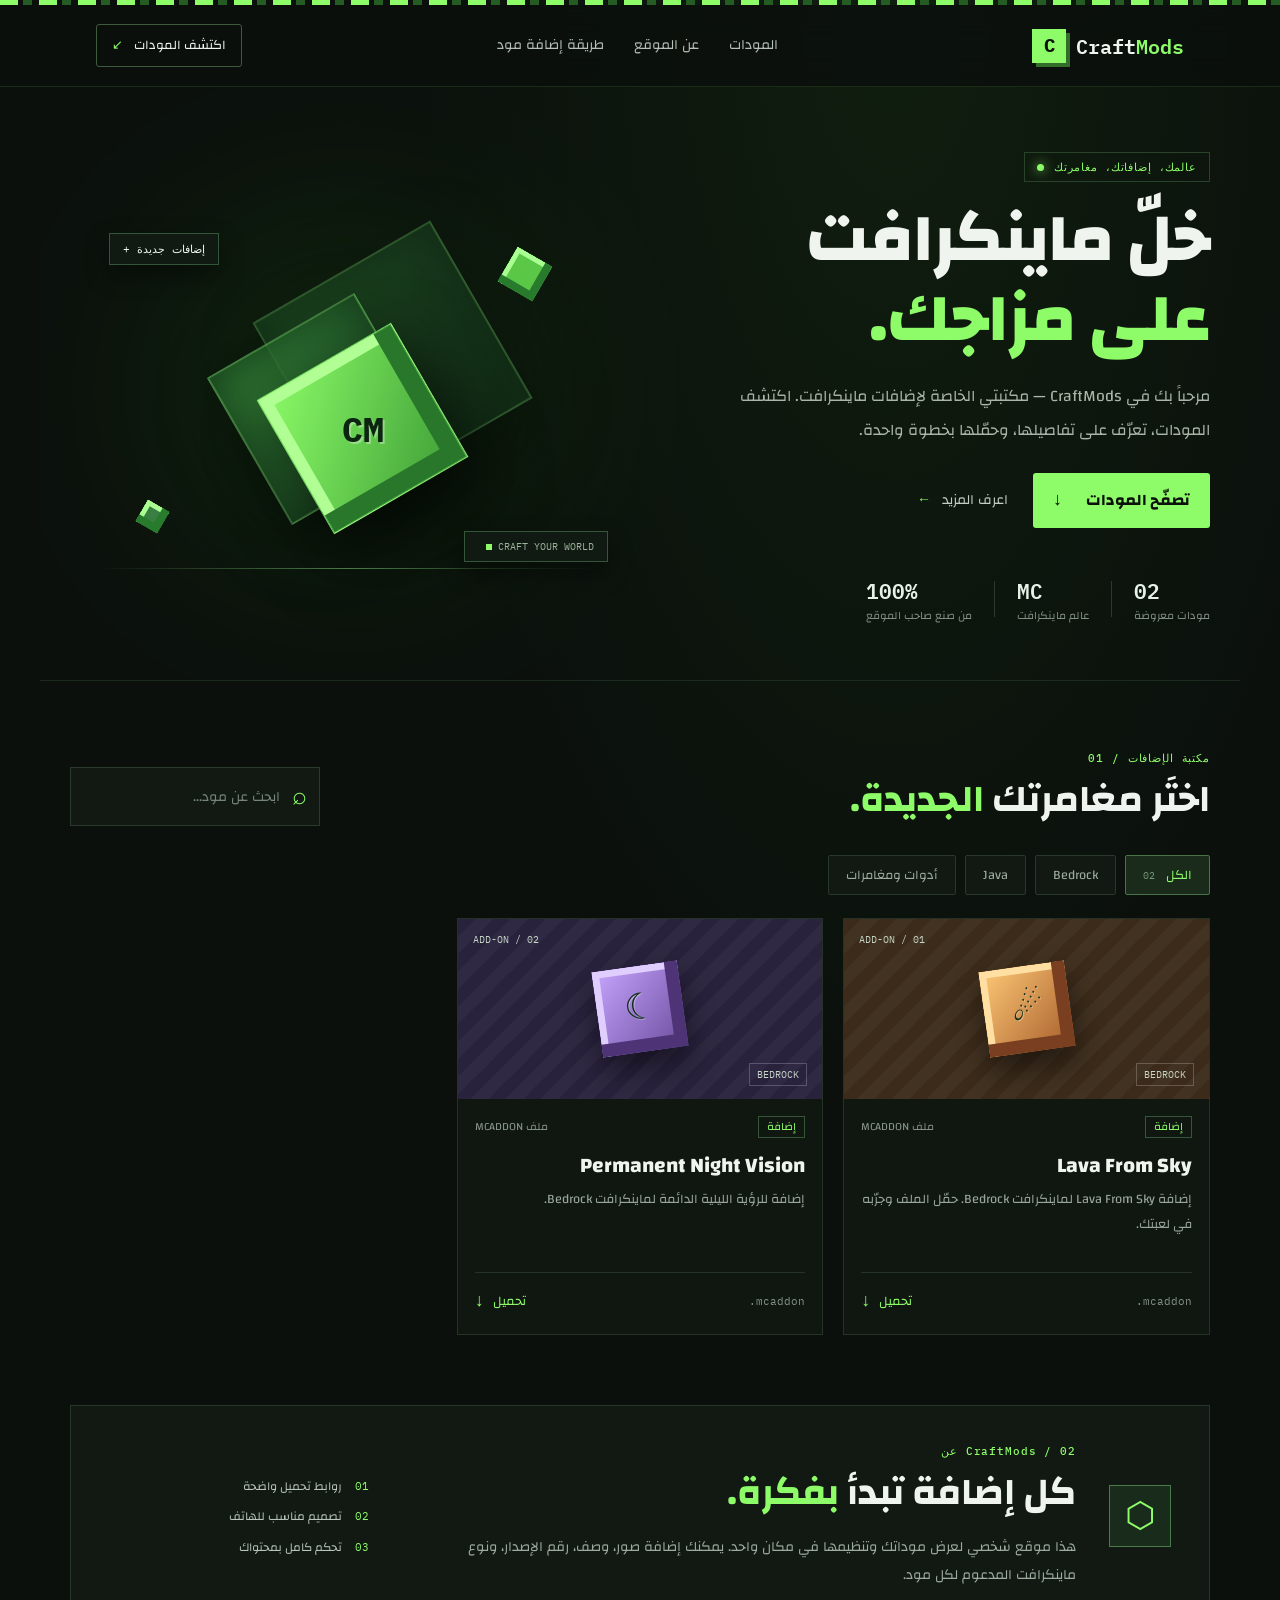
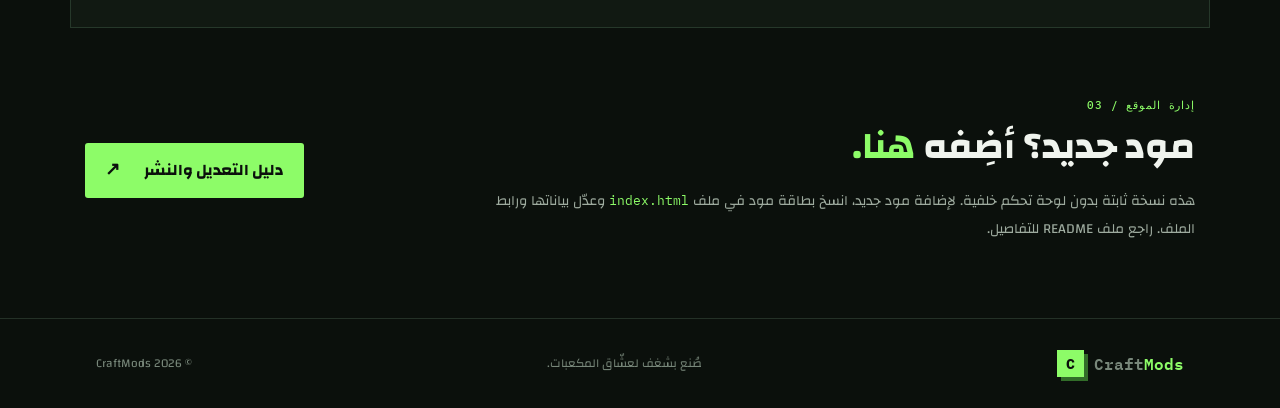
<file: index.html>
<!doctype html>
<html lang="ar" dir="rtl">
<head>
  <meta charset="utf-8">
  <meta name="viewport" content="width=device-width, initial-scale=1">
  <meta name="theme-color" content="#101810">
  <meta name="description" content="CraftMods — مودات وإضافات ماينكرافت من صنعنا.">
  <title>CraftMods | مودات ماينكرافت</title>
  <link rel="stylesheet" href="styles.css">
</head>
<body>
  <div class="pixel-strip" aria-hidden="true"></div>
  <header class="topbar">
    <a class="brand" href="#" aria-label="CraftMods الرئيسية">
      <span class="brand-cube">C</span><span>Craft<span class="green">Mods</span></span>
    </a>
    <nav><a href="#mods">المودات</a><a href="#about">عن الموقع</a><a href="#submit">طريقة إضافة مود</a></nav>
    <a class="header-button" href="#mods">اكتشف المودات <span>↙</span></a>
  </header>
  <main>
    <section class="hero">
      <div class="hero-copy">
        <div class="eyebrow"><span class="pulse"></span> عالمك، إضافاتك، مغامرتك</div>
        <h1>خلّ ماينكرافت<br><span class="green">على مزاجك.</span></h1>
        <p>مرحباً بك في CraftMods — مكتبتي الخاصة لإضافات ماينكرافت. اكتشف المودات، تعرّف على تفاصيلها، وحمّلها بخطوة واحدة.</p>
        <div class="hero-actions">
          <a class="primary-button" href="#mods">تصفّح المودات <span>↓</span></a>
          <a class="text-button" href="#about">اعرف المزيد <span>←</span></a>
        </div>
        <div class="hero-stats">
          <div><strong id="mod-count">02</strong><span>مودات معروضة</span></div>
          <i></i>
          <div><strong>MC</strong><span>عالم ماينكرافت</span></div>
          <i></i>
          <div><strong>100%</strong><span>من صنع صاحب الموقع</span></div>
        </div>
      </div>
      <div class="hero-art" aria-label="رسم مكعبات خضراء مستوحاة من ماينكرافت">
        <div class="art-glow"></div>
        <div class="floating-tag tag-one">+ إضافات جديدة</div>
        <div class="cube cube-back"></div>
        <div class="cube cube-mid"></div>
        <div class="cube cube-front"><span>CM</span></div>
        <div class="mini-cube mini-one"></div><div class="mini-cube mini-two"></div>
        <div class="floating-tag tag-two"><span class="dot"></span> CRAFT YOUR WORLD</div>
        <div class="ground"></div>
      </div>
    </section>
    <section class="section mods-section" id="mods">
      <div class="section-heading">
        <div><div class="section-kicker">مكتبة الإضافات / 01</div><h2>اختَر مغامرتك <span class="green">الجديدة.</span></h2></div>
        <div class="search-wrap"><span>⌕</span><input id="search" type="search" placeholder="ابحث عن مود..." aria-label="ابحث عن مود"></div>
      </div>
      <div class="filters" role="group" aria-label="تصفية المودات">
        <button class="filter active" data-filter="all">الكل <span id="all-count">02</span></button>
        <button class="filter" data-filter="bedrock">Bedrock</button>
        <button class="filter" data-filter="java">Java</button>
        <button class="filter" data-filter="tools">أدوات ومغامرات</button>
      </div>
      <div class="mod-grid" id="mod-grid">
        <article class="mod-card" data-title="Lava From Sky" data-category="bedrock">
          <div class="mod-cover cover-orange"><span class="cover-label">ADD-ON / 01</span><div class="cover-cube">☄</div><span class="cover-version">BEDROCK</span></div>
          <div class="mod-info"><div class="mod-meta"><span class="type-pill">إضافة</span><span>ملف MCADDON</span></div><h3>Lava From Sky</h3><p>إضافة Lava From Sky لماينكرافت Bedrock. حمّل الملف وجرّبه في لعبتك.</p><div class="card-bottom"><span class="file-type">.mcaddon</span><a class="download-link" href="mods/Lava_From_Sky_Y270_Fixed_Import.mcaddon" download>تحميل <span>↓</span></a></div></div>
        </article>
        <article class="mod-card" data-title="Permanent Night Vision" data-category="bedrock">
          <div class="mod-cover cover-purple"><span class="cover-label">ADD-ON / 02</span><div class="cover-cube">☾</div><span class="cover-version">BEDROCK</span></div>
          <div class="mod-info"><div class="mod-meta"><span class="type-pill">إضافة</span><span>ملف MCADDON</span></div><h3>Permanent Night Vision</h3><p>إضافة للرؤية الليلية الدائمة لماينكرافت Bedrock.</p><div class="card-bottom"><span class="file-type">.mcaddon</span><a class="download-link" href="mods/Permanent_Night_Vision_Custom_Icon.mcaddon" download>تحميل <span>↓</span></a></div></div>
        </article>
      </div>
      <div class="empty-state" id="empty-state" hidden>ما لقينا مود بهذا الاسم. جرّب كلمة ثانية.</div>
    </section>
    <section class="about-section" id="about">
      <div class="about-icon">⬡</div>
      <div><div class="section-kicker">عن CraftMods / 02</div><h2>كل إضافة تبدأ <span class="green">بفكرة.</span></h2><p>هذا موقع شخصي لعرض موداتك وتنظيمها في مكان واحد. يمكنك إضافة صور، وصف، رقم الإصدار، ونوع ماينكرافت المدعوم لكل مود.</p></div>
      <div class="about-points"><div><span>01</span> روابط تحميل واضحة</div><div><span>02</span> تصميم مناسب للهاتف</div><div><span>03</span> تحكم كامل بمحتواك</div></div>
    </section>
    <section class="owner-section" id="submit">
      <div><div class="section-kicker">إدارة الموقع / 03</div><h2>مود جديد؟ أضِفه <span class="green">هنا.</span></h2><p>هذه نسخة ثابتة بدون لوحة تحكم خلفية. لإضافة مود جديد، انسخ بطاقة مود في ملف <code>index.html</code> وعدّل بياناتها ورابط الملف. راجع ملف README للتفاصيل.</p></div>
      <a class="primary-button" href="README.md" target="_blank" rel="noopener">دليل التعديل والنشر <span>↗</span></a>
    </section>
  </main>
  <footer><a class="brand" href="#"><span class="brand-cube">C</span><span>Craft<span class="green">Mods</span></span></a><span>صُنع بشغف لعشّاق المكعبات.</span><span>© <span id="year"></span> CraftMods</span></footer>
  <script src="script.js"></script>
</body>
</html>
</file>
<file: styles.css>
@import url('https://fonts.googleapis.com/css2?family=Changa:wght@400;500;600;700;800&family=IBM+Plex+Mono:wght@400;500;600&display=swap');
:root{--bg:#0b100c;--panel:#111912;--panel2:#17221a;--line:#26342a;--text:#f0f4ee;--muted:#9aa79b;--green:#8dfc68;--green2:#48c72f;--mono:'IBM Plex Mono',monospace}
*{box-sizing:border-box}html{scroll-behavior:smooth;scroll-padding-top:90px}body{margin:0;background:var(--bg);color:var(--text);font-family:'Changa',sans-serif;line-height:1.7;background-image:radial-gradient(ellipse at 70% 0%,rgba(72,199,47,.08),transparent 38%)}
a{color:inherit;text-decoration:none}.pixel-strip{height:5px;background:repeating-linear-gradient(90deg,var(--green) 0 18px,transparent 18px 23px,#245c24 23px 32px,transparent 32px 39px)}
.topbar{height:82px;display:flex;align-items:center;justify-content:space-between;padding:0 7.5%;border-bottom:1px solid rgba(141,252,104,.12);background:rgba(11,16,12,.86);position:sticky;top:0;z-index:10;backdrop-filter:blur(15px)}
.brand{display:flex;align-items:center;gap:10px;font-family:var(--mono);font-size:20px;font-weight:600;direction:ltr}.brand-cube{width:34px;height:34px;display:grid;place-items:center;background:var(--green);color:#0b100c;font-weight:700;box-shadow:4px 4px 0 #326d29;font-size:19px}.green{color:var(--green)}
nav{display:flex;gap:30px;color:#b5c0b6;font-size:14px}nav a:hover,.text-button:hover{color:var(--green)}.header-button{border:1px solid #3e5b40;padding:9px 15px;font-size:13px;border-radius:3px}.header-button span{color:var(--green);margin-right:8px}
.hero{max-width:1200px;margin:auto;min-height:590px;padding:65px 30px 54px;display:grid;grid-template-columns:1fr 1fr;align-items:center;gap:30px;overflow:hidden}.hero-copy{position:relative;z-index:2}.eyebrow,.section-kicker{font:500 11px var(--mono);letter-spacing:.08em;color:var(--green);direction:ltr;text-align:right}.eyebrow{display:inline-flex;align-items:center;gap:10px;border:1px solid #29432a;padding:7px 12px;margin-bottom:18px}.pulse{width:7px;height:7px;border-radius:50%;background:var(--green);box-shadow:0 0 12px var(--green)}h1{font-size:clamp(43px,5.3vw,70px);line-height:1.18;margin:0 0 20px;font-weight:800;letter-spacing:-1px}.hero-copy>p{color:#aab6aa;max-width:470px;font-size:16px;line-height:2.1;margin:0 0 26px}.hero-actions{display:flex;align-items:center;gap:25px}.primary-button{display:inline-flex;gap:24px;align-items:center;background:var(--green);color:#0b100c;padding:12px 20px;font-weight:700;border-radius:3px;transition:.2s}.primary-button:hover{background:#b0ff98;transform:translateY(-2px)}.primary-button span{font-size:18px}.text-button{color:#c2cdc3;font-size:14px}.text-button span{margin-right:7px;color:var(--green)}.hero-stats{display:flex;align-items:center;gap:22px;margin-top:45px}.hero-stats div{display:flex;flex-direction:column}.hero-stats strong{font:600 21px var(--mono);direction:ltr;color:#e8f1e7}.hero-stats span{font-size:11px;color:#839085}.hero-stats i{width:1px;height:36px;background:#2a392c}
.hero-art{height:420px;position:relative;display:grid;place-items:center;perspective:900px}.art-glow{position:absolute;width:340px;height:300px;background:#39d42d;filter:blur(110px);opacity:.15;border-radius:50%}.cube{position:absolute;width:170px;height:170px;transform:rotate(-30deg) skew(2deg,2deg);border:1px solid rgba(190,255,172,.35);box-shadow:inset 0 0 45px #163c1d,0 25px 80px #0008}.cube:before,.cube:after{content:"";position:absolute;inset:0;border:1px solid #8dfc6833}.cube-back{width:205px;height:205px;transform:translate(45px,-28px) rotate(-30deg);background:linear-gradient(135deg,#2d6f35,#15331c);opacity:.55}.cube-mid{transform:translate(-25px,20px) rotate(-30deg);background:linear-gradient(135deg,#3b963e,#173b20);opacity:.8}.cube-front{width:155px;height:155px;transform:translate(15px,40px) rotate(-30deg);background:linear-gradient(135deg,#8dfc68,#3c9c35);box-shadow:inset -20px -20px 0 #28772b,inset 12px 12px 0 #b1ff94,0 30px 70px #0009;display:grid;place-items:center;color:#0c2510;font:800 35px var(--mono)}.cube-front span{transform:rotate(30deg);text-shadow:2px 2px #ffffff55}.mini-cube{position:absolute;width:40px;height:40px;background:#5ac747;box-shadow:inset -8px -8px #287b2d,inset 5px 5px #a9ff91;transform:rotate(30deg)}.mini-one{top:75px;right:80px}.mini-two{bottom:70px;left:70px;width:25px;height:25px;background:#397f42}.floating-tag{position:absolute;z-index:3;background:#111a12;border:1px solid #345638;padding:8px 13px;font:11px var(--mono);direction:ltr;box-shadow:0 10px 25px #0006}.tag-one{top:54px;left:7%}.tag-two{bottom:37px;right:3%;color:#9ab49b;font-size:10px}.dot{display:inline-block;width:6px;height:6px;background:var(--green);margin-left:8px}.ground{position:absolute;bottom:30px;width:90%;height:1px;background:linear-gradient(90deg,transparent,#4a7948,transparent)}
.section{max-width:1200px;margin:auto;padding:70px 30px}.mods-section{border-top:1px solid #1d2b1f}.section-heading{display:flex;justify-content:space-between;align-items:end;gap:25px}.section-heading h2,.about-section h2,.owner-section h2{font-size:clamp(27px,3vw,38px);line-height:1.4;margin:8px 0 0}.search-wrap{display:flex;align-items:center;gap:10px;background:#111912;border:1px solid #2b3a2d;padding:7px 12px;width:250px}.search-wrap span{font-size:25px;color:var(--green)}.search-wrap input{border:0;outline:0;background:transparent;color:white;font:14px 'Changa';width:100%}.search-wrap input::placeholder{color:#77867a}.filters{display:flex;gap:9px;margin:29px 0 23px;flex-wrap:wrap}.filter{background:#111912;color:#9dab9e;border:1px solid #29382b;padding:7px 17px;font:13px 'Changa';cursor:pointer;border-radius:2px}.filter.active,.filter:hover{background:#1a2a1b;color:var(--green);border-color:#497448}.filter span{font:10px var(--mono);margin-right:8px;color:#719875}.mod-grid{display:grid;grid-template-columns:repeat(3,minmax(0,1fr));gap:20px}.mod-card{background:#101711;border:1px solid #253327;transition:transform .2s,border-color .2s;min-width:0}.mod-card:hover{transform:translateY(-5px);border-color:#527c4d}.mod-cover{height:180px;position:relative;overflow:hidden;display:grid;place-items:center;background-color:#1b3420;background-image:linear-gradient(135deg,transparent 25%,#ffffff08 25%,#ffffff08 50%,transparent 50%,transparent 75%,#ffffff08 75%);background-size:35px 35px}.cover-green{background-color:#1a3a22}.cover-purple{background-color:#28223d}.cover-orange{background-color:#3c2b1a}.cover-label,.cover-version{position:absolute;font:10px var(--mono);color:#c5d4c5;direction:ltr}.cover-label{top:14px;left:15px}.cover-version{bottom:13px;right:15px;border:1px solid #ffffff36;padding:4px 7px}.cover-cube{width:86px;height:86px;display:grid;place-items:center;background:linear-gradient(135deg,#8dfc68,#398c37);box-shadow:inset -13px -13px #24672a,inset 7px 7px #b7ffa0,0 15px 30px #0007;color:#103015;font-size:36px;transform:rotate(-8deg);text-shadow:1px 1px #fff5}.cover-purple .cover-cube{background:linear-gradient(135deg,#c7a6ff,#6a4b9c);box-shadow:inset -13px -13px #4e3477,inset 7px 7px #e0ceff,0 15px 30px #0007}.cover-orange .cover-cube{background:linear-gradient(135deg,#ffca77,#a65c2b);box-shadow:inset -13px -13px #793f20,inset 7px 7px #ffe0a2,0 15px 30px #0007}.mod-info{padding:17px}.mod-meta{display:flex;justify-content:space-between;align-items:center;color:#859287;font-size:11px}.type-pill{border:1px solid #355438;color:var(--green);padding:1px 8px}.mod-info h3{font-size:21px;margin:10px 0 3px}.mod-info p{font-size:13px;color:#99a69a;min-height:68px;line-height:1.9;margin:0 0 17px}.card-bottom{display:flex;align-items:center;justify-content:space-between;border-top:1px solid #253327;padding-top:13px}.file-type{font:11px var(--mono);color:#849285;direction:ltr}.download-link{display:inline-flex;align-items:center;gap:9px;color:var(--green);font-size:13px}.download-link span{font-size:18px}.download-link:hover{color:white}.demo-note{color:#89978b;font-size:12px;margin:25px 0 0;border-right:2px solid #4b8b43;padding:8px 13px;background:#101711}.demo-note strong{color:#c3d2c4}.demo-note code,code{font-family:var(--mono);font-size:.9em;color:var(--green);direction:ltr}.empty-state{padding:35px;text-align:center;color:#aab6aa;border:1px dashed #344737}
.about-section{max-width:1140px;margin:0 auto 70px;padding:38px;background:#111912;border:1px solid #26382a;display:grid;grid-template-columns:70px 1fr 260px;align-items:center;gap:25px}.about-icon{width:62px;height:62px;display:grid;place-items:center;border:1px solid #4c7948;color:var(--green);font-size:35px;background:#192b1a}.about-section p,.owner-section p{color:#9eab9f;font-size:14px;line-height:2;max-width:610px;margin-bottom:0}.about-points{display:flex;flex-direction:column;gap:10px;font-size:12px;color:#b9c5ba}.about-points span{font:11px var(--mono);color:var(--green);margin-left:10px}.owner-section{max-width:1140px;margin:0 auto 75px;display:flex;align-items:center;justify-content:space-between;gap:30px;padding:0 15px}.owner-section p{max-width:720px}footer{border-top:1px solid #243127;min-height:90px;padding:20px 7.5%;display:flex;align-items:center;justify-content:space-between;gap:20px;color:#78877a;font-size:12px}footer .brand{font-size:16px}footer .brand-cube{width:27px;height:27px;font-size:15px}
@media(max-width:850px){.topbar{padding:0 5%;height:72px}nav{gap:14px}nav a{font-size:12px}.header-button{display:none}.hero{padding-top:45px;grid-template-columns:1fr 0.8fr;gap:0}.hero-art{transform:scale(.82);margin-right:-30px}.hero-stats{gap:12px}.hero-stats span{font-size:10px}.mod-grid{gap:12px}.mod-info{padding:13px}.mod-info h3{font-size:18px}.about-section{margin:0 25px 60px;grid-template-columns:55px 1fr}.about-points{grid-column:2;display:grid;grid-template-columns:1fr 1fr 1fr}.about-icon{width:50px;height:50px}}
@media(max-width:620px){.topbar{height:66px}.brand{font-size:17px}.brand-cube{width:29px;height:29px}nav{gap:12px}nav a{font-size:11px}nav a:nth-child(3){display:none}.hero{display:flex;flex-direction:column;align-items:stretch;padding:42px 22px 20px;gap:0}.hero-copy>p{font-size:14px}.hero-art{height:300px;transform:scale(.8);margin:-10px 0 -20px}.hero-stats{margin-top:32px;justify-content:space-between}.hero-stats strong{font-size:17px}.section{padding:52px 20px}.section-heading{align-items:stretch;flex-direction:column}.search-wrap{width:100%}.mod-grid{grid-template-columns:1fr}.mod-cover{height:195px}.mod-info p{min-height:0}.about-section{margin:0 20px 50px;padding:24px;grid-template-columns:1fr;gap:15px}.about-points{grid-column:auto;grid-template-columns:1fr;gap:6px}.about-section h2,.owner-section h2{font-size:28px}.owner-section{padding:0 22px;align-items:flex-start;flex-direction:column;margin-bottom:55px}.owner-section .primary-button{font-size:13px}footer{padding:22px;flex-wrap:wrap}footer>span:nth-child(2){order:3;width:100%}}
</file>
